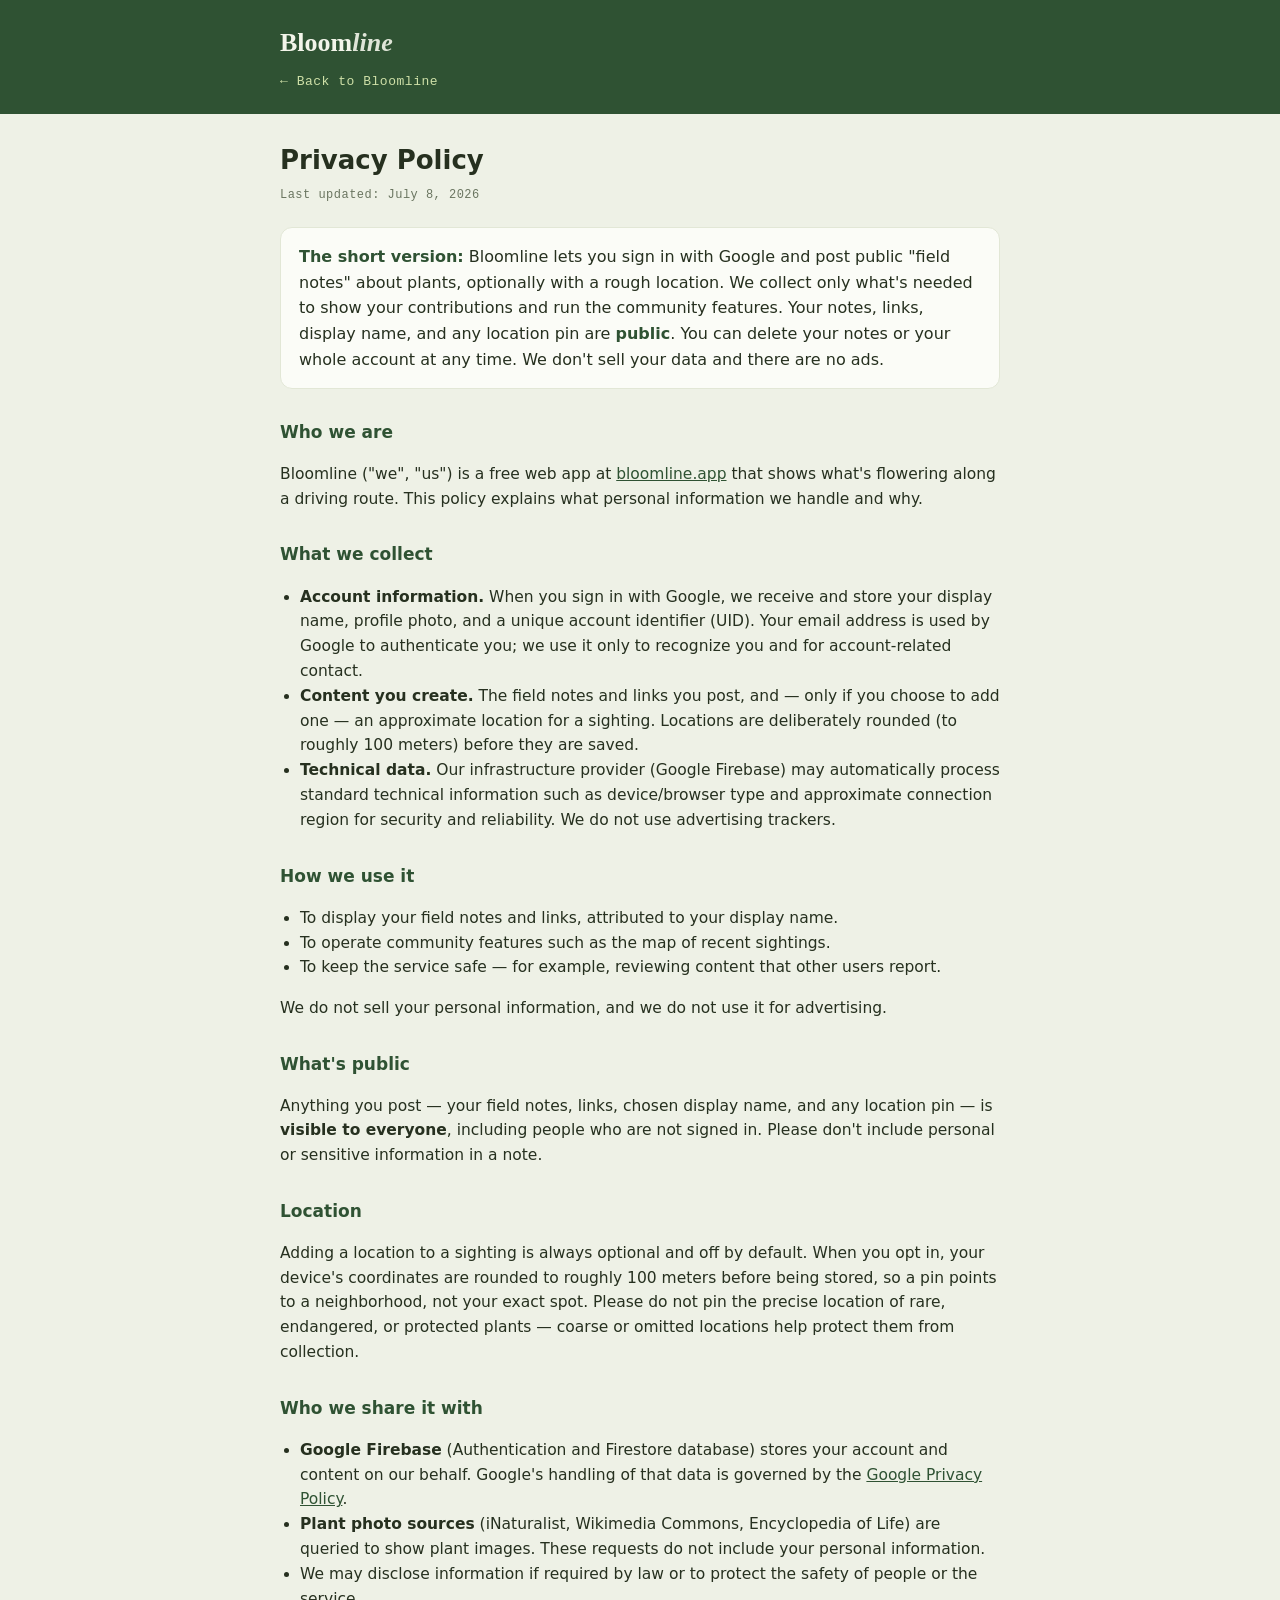
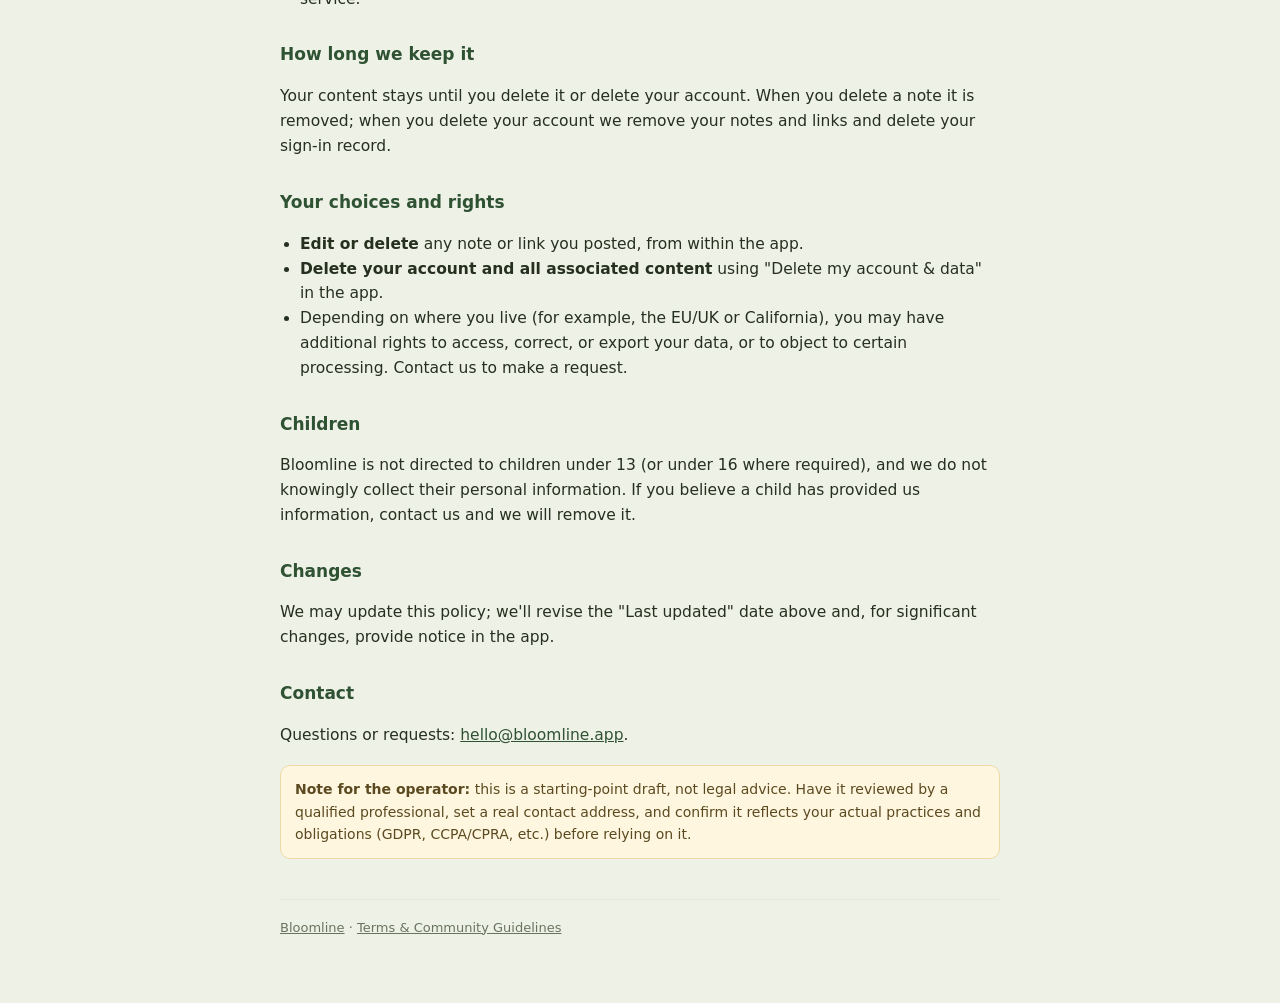
<file: privacy.html>
<!DOCTYPE html>
<!-- DRAFT — Bloomline Privacy Policy. Not legal advice; have a professional review before relying on it. -->
<html lang="en">
<head>
<meta charset="utf-8">
<meta name="viewport" content="width=device-width, initial-scale=1">
<title>Privacy Policy · Bloomline</title>
<style>
  :root{ --green:#2f5233; --ink:#26301f; --muted:#6a7560; --line:#e2e7d6; --bg:#eef1e6; --card:#fbfcf7; }
  *{box-sizing:border-box}
  body{margin:0;background:var(--bg);color:var(--ink);font-family:"Inter",system-ui,-apple-system,Segoe UI,Roboto,sans-serif;line-height:1.6}
  .wrap{max-width:760px;margin:0 auto;padding:0 20px 64px}
  header{background:var(--green);color:#f3f5ea;padding:22px 0;margin-bottom:26px}
  header .wrap{padding-bottom:0}
  .brand{font-family:Georgia,"Times New Roman",serif;font-size:26px;font-weight:600}
  .brand span{font-style:italic;opacity:.9}
  .back{display:inline-block;margin-top:8px;color:#cfe0a8;text-decoration:none;font-size:13px;font-family:"Spline Sans Mono",ui-monospace,monospace;letter-spacing:.04em}
  .back:hover{text-decoration:underline}
  h1{font-size:26px;margin:0 0 4px}
  .updated{font-family:"Spline Sans Mono",ui-monospace,monospace;font-size:12px;letter-spacing:.04em;color:var(--muted);margin-bottom:22px}
  h2{font-size:17px;margin:30px 0 8px;color:var(--green)}
  p,li{font-size:15.5px}
  a{color:var(--green)}
  ul{padding-left:20px}
  .summary{background:var(--card);border:1px solid var(--line);border-radius:12px;padding:16px 18px;margin:0 0 8px}
  .summary strong{color:var(--green)}
  .note{background:#fff6e0;border:1px solid #ecd9a6;border-radius:10px;padding:12px 14px;font-size:14px;color:#5b4a1f;margin:18px 0}
  footer{margin-top:40px;padding-top:18px;border-top:1px solid var(--line);font-size:13px;color:var(--muted)}
  footer a{color:var(--muted)}
</style>
</head>
<body>
<header><div class="wrap">
  <div class="brand">Bloom<span>line</span></div>
  <a class="back" href="/">&larr; Back to Bloomline</a>
</div></header>
<div class="wrap">
  <h1>Privacy Policy</h1>
  <div class="updated">Last updated: July 8, 2026</div>

  <div class="summary">
    <strong>The short version:</strong> Bloomline lets you sign in with Google and post public "field notes" about plants, optionally with a rough location. We collect only what's needed to show your contributions and run the community features. Your notes, links, display name, and any location pin are <strong>public</strong>. You can delete your notes or your whole account at any time. We don't sell your data and there are no ads.
  </div>

  <h2>Who we are</h2>
  <p>Bloomline ("we", "us") is a free web app at <a href="https://bloomline.app">bloomline.app</a> that shows what's flowering along a driving route. This policy explains what personal information we handle and why.</p>

  <h2>What we collect</h2>
  <ul>
    <li><strong>Account information.</strong> When you sign in with Google, we receive and store your display name, profile photo, and a unique account identifier (UID). Your email address is used by Google to authenticate you; we use it only to recognize you and for account-related contact.</li>
    <li><strong>Content you create.</strong> The field notes and links you post, and — only if you choose to add one — an approximate location for a sighting. Locations are deliberately rounded (to roughly 100 meters) before they are saved.</li>
    <li><strong>Technical data.</strong> Our infrastructure provider (Google Firebase) may automatically process standard technical information such as device/browser type and approximate connection region for security and reliability. We do not use advertising trackers.</li>
  </ul>

  <h2>How we use it</h2>
  <ul>
    <li>To display your field notes and links, attributed to your display name.</li>
    <li>To operate community features such as the map of recent sightings.</li>
    <li>To keep the service safe — for example, reviewing content that other users report.</li>
  </ul>
  <p>We do not sell your personal information, and we do not use it for advertising.</p>

  <h2>What's public</h2>
  <p>Anything you post — your field notes, links, chosen display name, and any location pin — is <strong>visible to everyone</strong>, including people who are not signed in. Please don't include personal or sensitive information in a note.</p>

  <h2>Location</h2>
  <p>Adding a location to a sighting is always optional and off by default. When you opt in, your device's coordinates are rounded to roughly 100 meters before being stored, so a pin points to a neighborhood, not your exact spot. Please do not pin the precise location of rare, endangered, or protected plants — coarse or omitted locations help protect them from collection.</p>

  <h2>Who we share it with</h2>
  <ul>
    <li><strong>Google Firebase</strong> (Authentication and Firestore database) stores your account and content on our behalf. Google's handling of that data is governed by the <a href="https://policies.google.com/privacy" target="_blank" rel="noopener">Google Privacy Policy</a>.</li>
    <li><strong>Plant photo sources</strong> (iNaturalist, Wikimedia Commons, Encyclopedia of Life) are queried to show plant images. These requests do not include your personal information.</li>
    <li>We may disclose information if required by law or to protect the safety of people or the service.</li>
  </ul>

  <h2>How long we keep it</h2>
  <p>Your content stays until you delete it or delete your account. When you delete a note it is removed; when you delete your account we remove your notes and links and delete your sign-in record.</p>

  <h2>Your choices and rights</h2>
  <ul>
    <li><strong>Edit or delete</strong> any note or link you posted, from within the app.</li>
    <li><strong>Delete your account and all associated content</strong> using "Delete my account &amp; data" in the app.</li>
    <li>Depending on where you live (for example, the EU/UK or California), you may have additional rights to access, correct, or export your data, or to object to certain processing. Contact us to make a request.</li>
  </ul>

  <h2>Children</h2>
  <p>Bloomline is not directed to children under 13 (or under 16 where required), and we do not knowingly collect their personal information. If you believe a child has provided us information, contact us and we will remove it.</p>

  <h2>Changes</h2>
  <p>We may update this policy; we'll revise the "Last updated" date above and, for significant changes, provide notice in the app.</p>

  <h2>Contact</h2>
  <p>Questions or requests: <a href="mailto:hello@bloomline.app">hello@bloomline.app</a>.</p>

  <div class="note"><strong>Note for the operator:</strong> this is a starting-point draft, not legal advice. Have it reviewed by a qualified professional, set a real contact address, and confirm it reflects your actual practices and obligations (GDPR, CCPA/CPRA, etc.) before relying on it.</div>

  <footer>
    <a href="/">Bloomline</a> · <a href="/terms.html">Terms &amp; Community Guidelines</a>
  </footer>
</div>
</body>
</html>
</file>
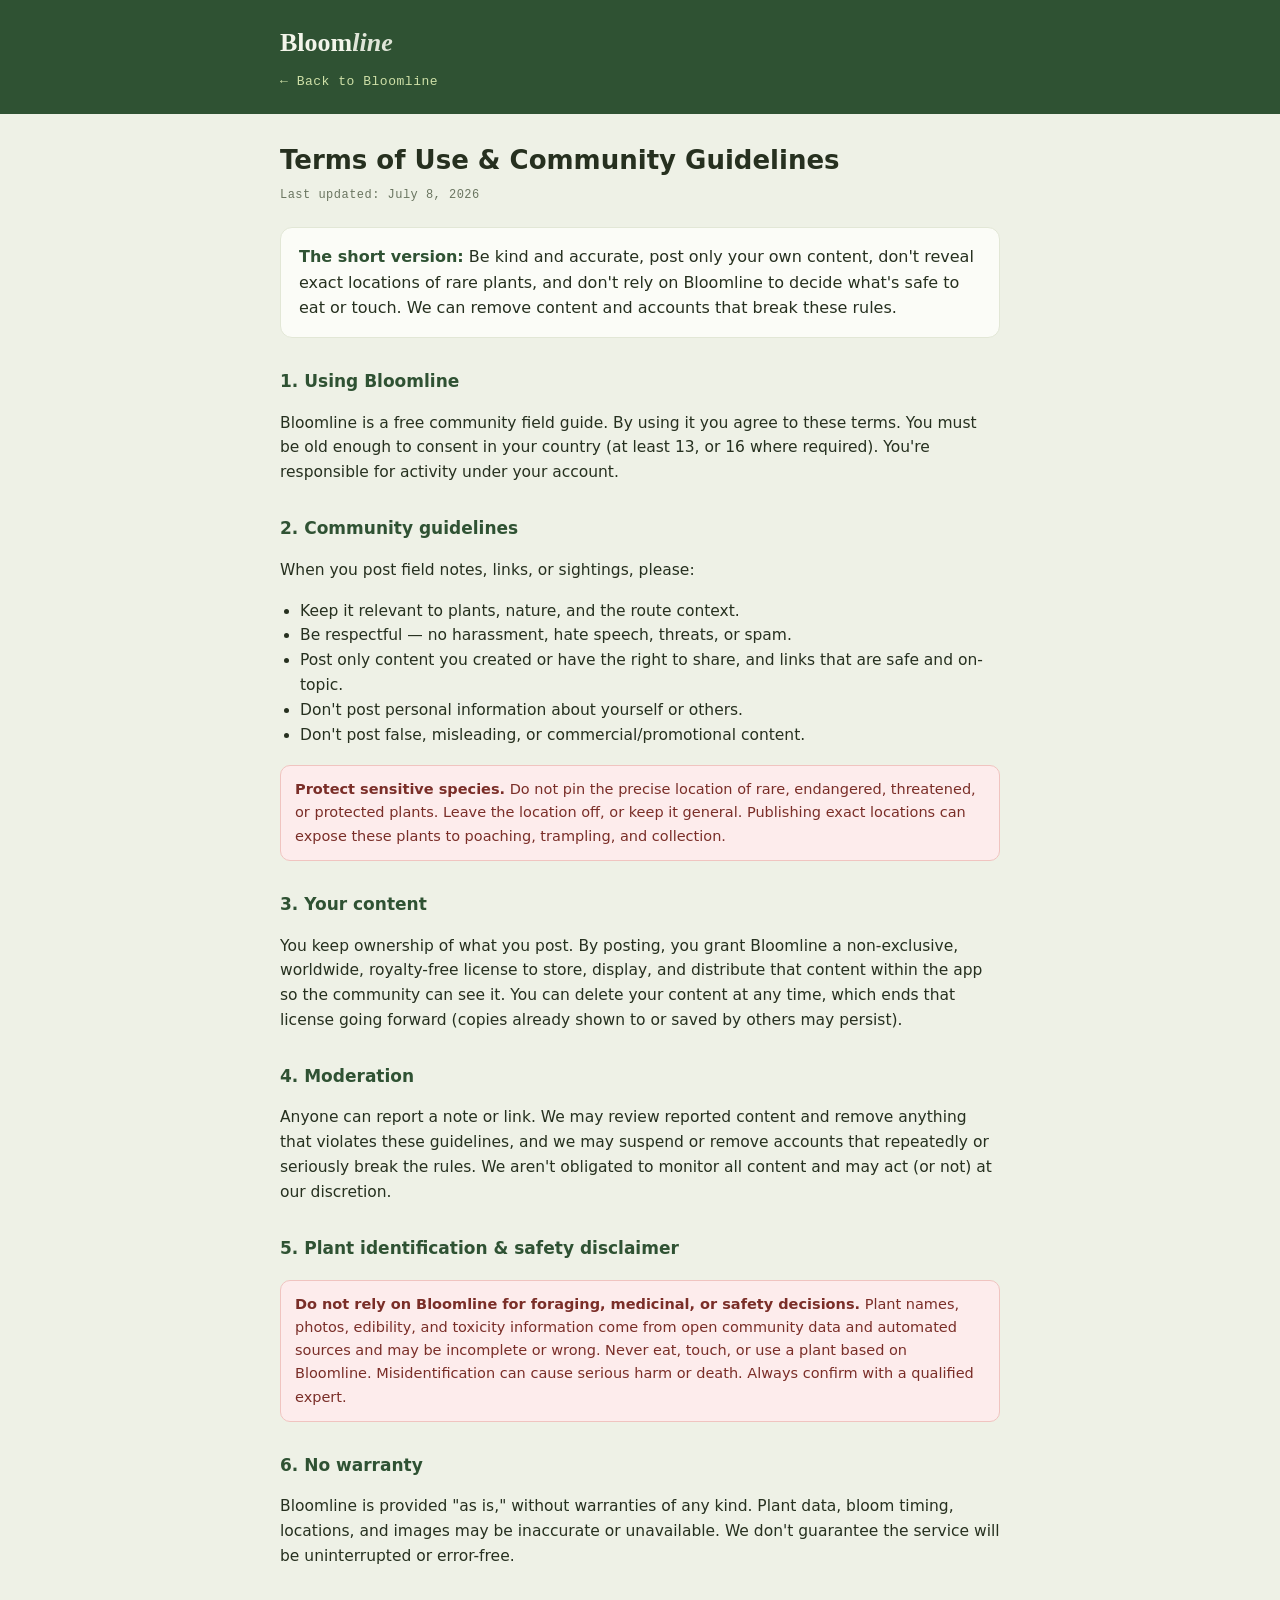
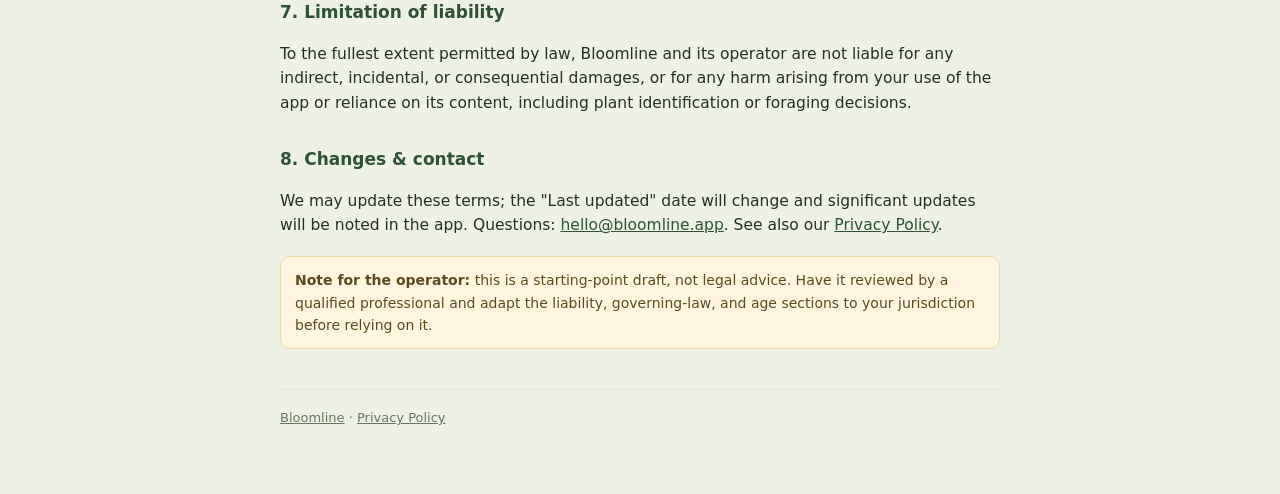
<file: terms.html>
<!DOCTYPE html>
<!-- DRAFT — Bloomline Terms of Use & Community Guidelines. Not legal advice; have a professional review before relying on it. -->
<html lang="en">
<head>
<meta charset="utf-8">
<meta name="viewport" content="width=device-width, initial-scale=1">
<title>Terms &amp; Community Guidelines · Bloomline</title>
<style>
  :root{ --green:#2f5233; --ink:#26301f; --muted:#6a7560; --line:#e2e7d6; --bg:#eef1e6; --card:#fbfcf7; }
  *{box-sizing:border-box}
  body{margin:0;background:var(--bg);color:var(--ink);font-family:"Inter",system-ui,-apple-system,Segoe UI,Roboto,sans-serif;line-height:1.6}
  .wrap{max-width:760px;margin:0 auto;padding:0 20px 64px}
  header{background:var(--green);color:#f3f5ea;padding:22px 0;margin-bottom:26px}
  header .wrap{padding-bottom:0}
  .brand{font-family:Georgia,"Times New Roman",serif;font-size:26px;font-weight:600}
  .brand span{font-style:italic;opacity:.9}
  .back{display:inline-block;margin-top:8px;color:#cfe0a8;text-decoration:none;font-size:13px;font-family:"Spline Sans Mono",ui-monospace,monospace;letter-spacing:.04em}
  .back:hover{text-decoration:underline}
  h1{font-size:26px;margin:0 0 4px}
  .updated{font-family:"Spline Sans Mono",ui-monospace,monospace;font-size:12px;letter-spacing:.04em;color:var(--muted);margin-bottom:22px}
  h2{font-size:17px;margin:30px 0 8px;color:var(--green)}
  p,li{font-size:15.5px}
  a{color:var(--green)}
  ul{padding-left:20px}
  .summary{background:var(--card);border:1px solid var(--line);border-radius:12px;padding:16px 18px}
  .summary strong{color:var(--green)}
  .warn{background:#fdecec;border:1px solid #f0c4c0;border-radius:10px;padding:12px 14px;font-size:14.5px;color:#7a2e28;margin:18px 0}
  .note{background:#fff6e0;border:1px solid #ecd9a6;border-radius:10px;padding:12px 14px;font-size:14px;color:#5b4a1f;margin:18px 0}
  footer{margin-top:40px;padding-top:18px;border-top:1px solid var(--line);font-size:13px;color:var(--muted)}
  footer a{color:var(--muted)}
</style>
</head>
<body>
<header><div class="wrap">
  <div class="brand">Bloom<span>line</span></div>
  <a class="back" href="/">&larr; Back to Bloomline</a>
</div></header>
<div class="wrap">
  <h1>Terms of Use &amp; Community Guidelines</h1>
  <div class="updated">Last updated: July 8, 2026</div>

  <div class="summary">
    <strong>The short version:</strong> Be kind and accurate, post only your own content, don't reveal exact locations of rare plants, and don't rely on Bloomline to decide what's safe to eat or touch. We can remove content and accounts that break these rules.
  </div>

  <h2>1. Using Bloomline</h2>
  <p>Bloomline is a free community field guide. By using it you agree to these terms. You must be old enough to consent in your country (at least 13, or 16 where required). You're responsible for activity under your account.</p>

  <h2>2. Community guidelines</h2>
  <p>When you post field notes, links, or sightings, please:</p>
  <ul>
    <li>Keep it relevant to plants, nature, and the route context.</li>
    <li>Be respectful — no harassment, hate speech, threats, or spam.</li>
    <li>Post only content you created or have the right to share, and links that are safe and on-topic.</li>
    <li>Don't post personal information about yourself or others.</li>
    <li>Don't post false, misleading, or commercial/promotional content.</li>
  </ul>

  <div class="warn"><strong>Protect sensitive species.</strong> Do not pin the precise location of rare, endangered, threatened, or protected plants. Leave the location off, or keep it general. Publishing exact locations can expose these plants to poaching, trampling, and collection.</div>

  <h2>3. Your content</h2>
  <p>You keep ownership of what you post. By posting, you grant Bloomline a non-exclusive, worldwide, royalty-free license to store, display, and distribute that content within the app so the community can see it. You can delete your content at any time, which ends that license going forward (copies already shown to or saved by others may persist).</p>

  <h2>4. Moderation</h2>
  <p>Anyone can report a note or link. We may review reported content and remove anything that violates these guidelines, and we may suspend or remove accounts that repeatedly or seriously break the rules. We aren't obligated to monitor all content and may act (or not) at our discretion.</p>

  <h2>5. Plant identification &amp; safety disclaimer</h2>
  <div class="warn"><strong>Do not rely on Bloomline for foraging, medicinal, or safety decisions.</strong> Plant names, photos, edibility, and toxicity information come from open community data and automated sources and may be incomplete or wrong. Never eat, touch, or use a plant based on Bloomline. Misidentification can cause serious harm or death. Always confirm with a qualified expert.</div>

  <h2>6. No warranty</h2>
  <p>Bloomline is provided "as is," without warranties of any kind. Plant data, bloom timing, locations, and images may be inaccurate or unavailable. We don't guarantee the service will be uninterrupted or error-free.</p>

  <h2>7. Limitation of liability</h2>
  <p>To the fullest extent permitted by law, Bloomline and its operator are not liable for any indirect, incidental, or consequential damages, or for any harm arising from your use of the app or reliance on its content, including plant identification or foraging decisions.</p>

  <h2>8. Changes &amp; contact</h2>
  <p>We may update these terms; the "Last updated" date will change and significant updates will be noted in the app. Questions: <a href="mailto:hello@bloomline.app">hello@bloomline.app</a>. See also our <a href="/privacy.html">Privacy Policy</a>.</p>

  <div class="note"><strong>Note for the operator:</strong> this is a starting-point draft, not legal advice. Have it reviewed by a qualified professional and adapt the liability, governing-law, and age sections to your jurisdiction before relying on it.</div>

  <footer>
    <a href="/">Bloomline</a> · <a href="/privacy.html">Privacy Policy</a>
  </footer>
</div>
</body>
</html>
</file>
